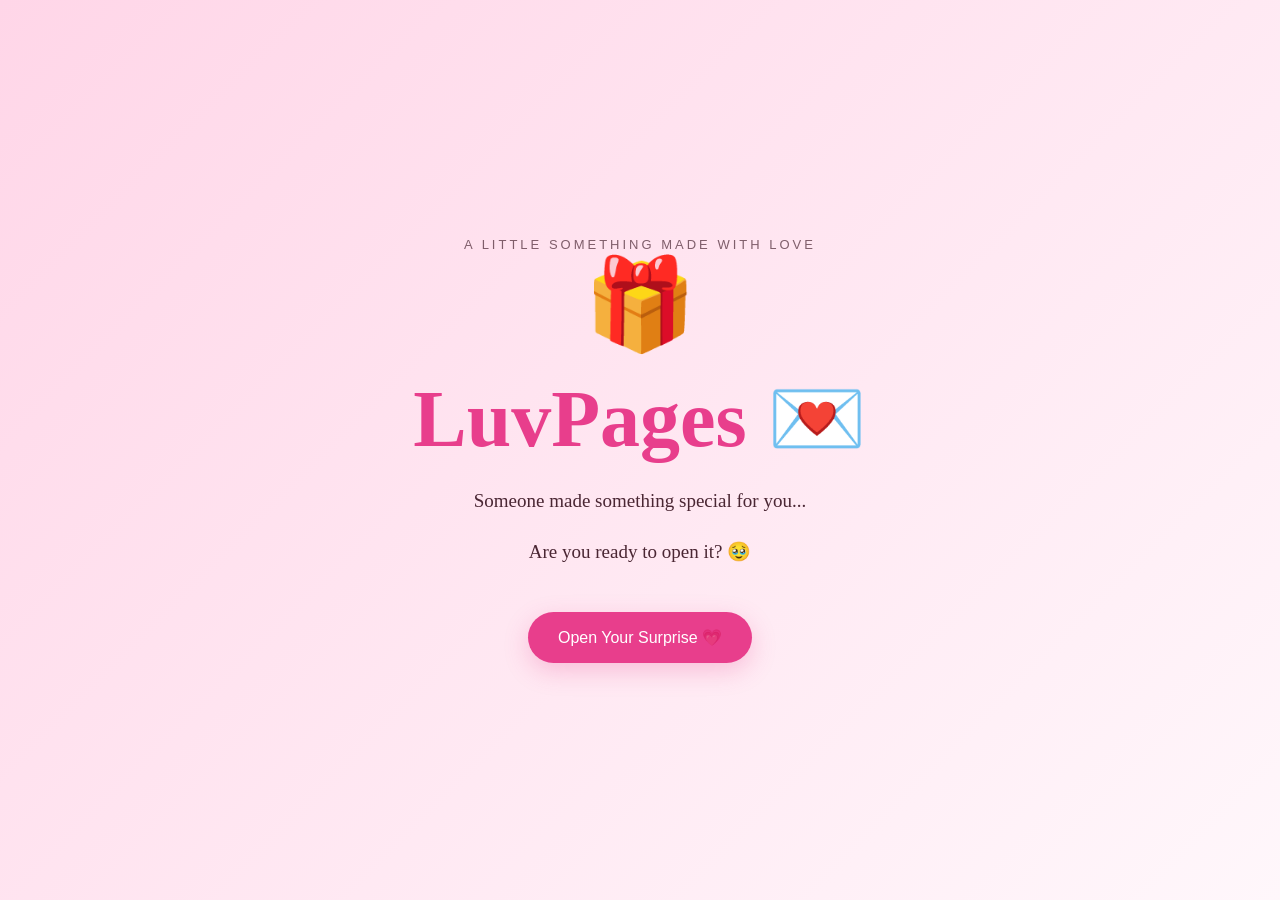
<file: index.html>
<!DOCTYPE html>
<html>
<head>
<link rel="stylesheet" href="style.css">
    <meta name="viewport" content="width=device-width, initial-scale=1.0">
<title>LuvPages 💌</title>

<style>
*{box-sizing:border-box}

body{
margin:0;
font-family:Georgia,serif;
background:linear-gradient(135deg,#ffd6e8,#fff7fb);
color:#4a2633;
text-align:center;
min-height:100vh;
overflow-x:hidden;
}

.hero{
min-height:100vh;
display:flex;
align-items:center;
justify-content:center;
padding:30px;
position:relative;
overflow:hidden;
}

.content{
position:relative;
z-index:2;
max-width:600px;
}

.small{
font-family:Arial,sans-serif;
letter-spacing:3px;
font-size:13px;
text-transform:uppercase;
opacity:.7;
}

h1{
font-size:clamp(45px,12vw,80px);
color:#e83e8c;
margin:15px 0;
}

p{
font-size:19px;
line-height:1.7;
}

.gift{
font-size:90px;
animation:float 3s ease-in-out infinite;
}

.button{
display:inline-block;
margin-top:25px;
padding:16px 30px;
background:#e83e8c;
color:white;
text-decoration:none;
border-radius:50px;
font-family:Arial,sans-serif;
box-shadow:0 8px 25px rgba(232,62,140,.25);
transition:.3s;
}

.button:hover{
transform:translateY(-4px) scale(1.03);
}

.heart{
position:absolute;
font-size:25px;
animation:rise 7s linear infinite;
opacity:.5;
}

.h1{left:10%;bottom:-30px;animation-delay:1s}
.h2{left:30%;bottom:-40px;animation-delay:3s}
.h3{right:20%;bottom:-30px;animation-delay:2s}
.h4{right:8%;bottom:-40px;animation-delay:4s}

@keyframes rise{
from{transform:translateY(0);opacity:0}
20%{opacity:.6}
to{transform:translateY(-110vh);opacity:0}
}

@keyframes float{
50%{transform:translateY(-12px)}
}
</style>
</head>

<body>

<div class="hero">

<div class="heart h1">💗</div>
<div class="heart h2">✨</div>
<div class="heart h3">💖</div>
<div class="heart h4">🌸</div>

<div class="content">

<div class="small">A little something made with love</div>

<div class="gift">🎁</div>

<h1>LuvPages 💌</h1>

<p>
Someone made something special for you...
</p>

<p>
Are you ready to open it? 🥹
</p>

<a href="message.html" class="button">
Open Your Surprise 💗
</a>

</div>
</div>

</body>
    </html>
</file>
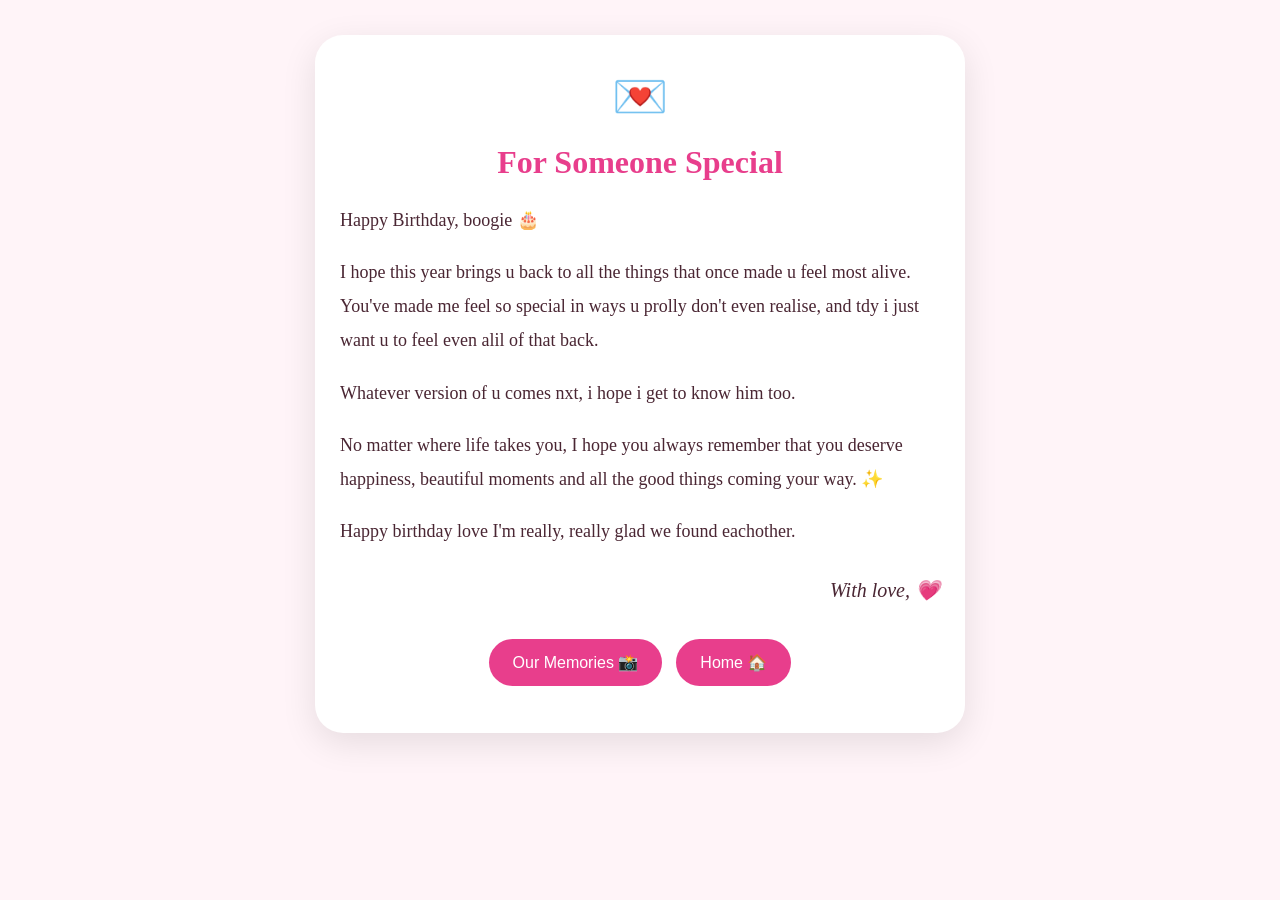
<file: message.html>
<!DOCTYPE html>
<html>
<head>
<link rel="stylesheet" href="style.css">
  <meta name="viewport" content="width=device-width, initial-scale=1.0">
<title>A Letter For You 💌</title>

<style>
body{
margin:0;
font-family:Georgia,serif;
background:#fff4f8;
color:#4a2633;
padding:35px 18px;
}

.card{
max-width:650px;
margin:auto;
background:white;
padding:35px 25px;
border-radius:28px;
box-shadow:0 10px 35px rgba(0,0,0,.1);
}

.top{
text-align:center;
font-size:45px;
}

h1{
text-align:center;
color:#e83e8c;
}

p{
font-size:18px;
line-height:1.9;
}

.signature{
text-align:right;
font-style:italic;
font-size:20px;
margin-top:30px;
}

.button{
display:inline-block;
margin:12px 5px;
padding:14px 24px;
background:#e83e8c;
color:white;
text-decoration:none;
border-radius:30px;
font-family:Arial,sans-serif;
}

.buttons{
text-align:center;
margin-top:25px;
}
</style>
</head>

<body>

<div class="card">

<div class="top">💌</div>

<h1>For Someone Special</h1>

<p>
Happy Birthday, boogie 🎂
</p>

<p>
I hope this year brings u back to all the things that once made u feel most alive. You've made me feel so special in ways u prolly don't even realise, and tdy i just want u to feel even alil of that back.
</p>

<p>
Whatever version of u comes nxt, i hope i get to know him too.
</p>

<p>
No matter where life takes you, I hope you always remember that you deserve happiness, beautiful moments and all the good things coming your way. ✨
</p>

<p>
Happy birthday love I'm really, really glad we found eachother.
</p>

<div class="signature">
With love, 💗
</div>

<div class="buttons">

<a href="memories.html" class="button">
Our Memories 📸
</a>

<a href="index.html" class="button">
Home 🏠
</a>

</div>

</div>

</body>
</html>
</file>
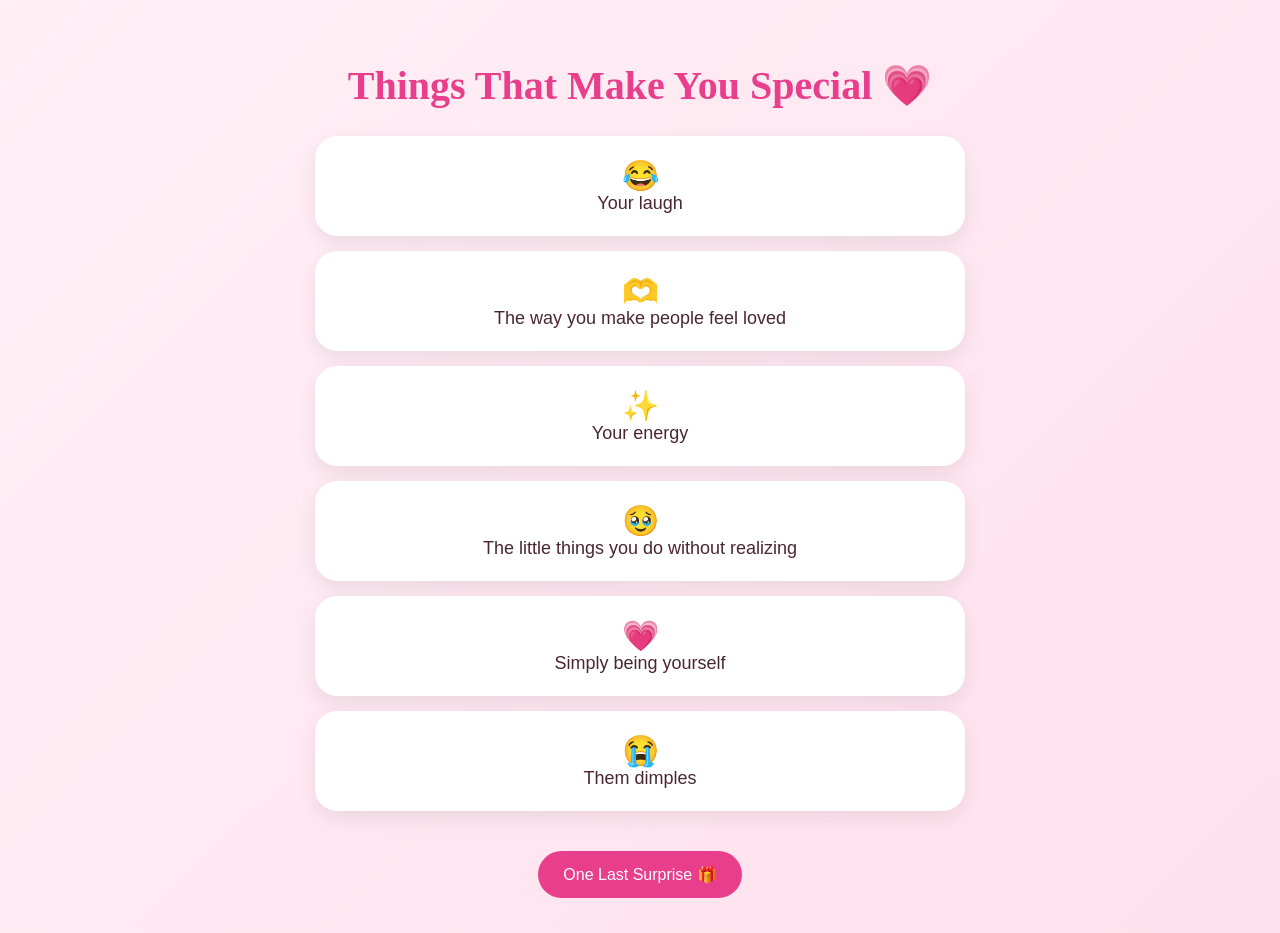
<file: reasons.html>
<!DOCTYPE html>
<html>
<head>
<link rel="stylesheet" href="style.css">
  <meta name="viewport" content="width=device-width, initial-scale=1.0">
<title>Why You're Special 💗</title>

<style>
body{
margin:0;
font-family:Arial,sans-serif;
background:linear-gradient(135deg,#fff0f6,#ffe0ec);
padding:35px 18px;
color:#4a2633;
text-align:center;
}

h1{
font-family:Georgia,serif;
color:#e83e8c;
font-size:40px;
}

.container{
max-width:650px;
margin:auto;
}

.reason{
background:white;
margin:15px 0;
padding:22px;
border-radius:22px;
box-shadow:0 7px 20px rgba(0,0,0,.08);
font-size:18px;
}

.emoji{
font-size:30px;
}

.button{
display:inline-block;
margin-top:25px;
padding:14px 25px;
background:#e83e8c;
color:white;
text-decoration:none;
border-radius:30px;
}
</style>
</head>

<body>

<h1>Things That Make You Special 💗</h1>

<div class="container">

<div class="reason">
<div class="emoji">😂</div>
Your laugh
</div>

<div class="reason">
<div class="emoji">🫶</div>
The way you make people feel loved
</div>

<div class="reason">
<div class="emoji">✨</div>
Your energy
</div>

<div class="reason">
<div class="emoji">🥹</div>
The little things you do without realizing
</div>

<div class="reason">
<div class="emoji">💗</div>
Simply being yourself
</div>

<div class="reason">
<div class="emoji">😭</div>
Them dimples 
</div>

  <a href="surprise.html" class="button">
    One Last Surprise 🎁
</a>

</div>

</body>
</html>
</file>
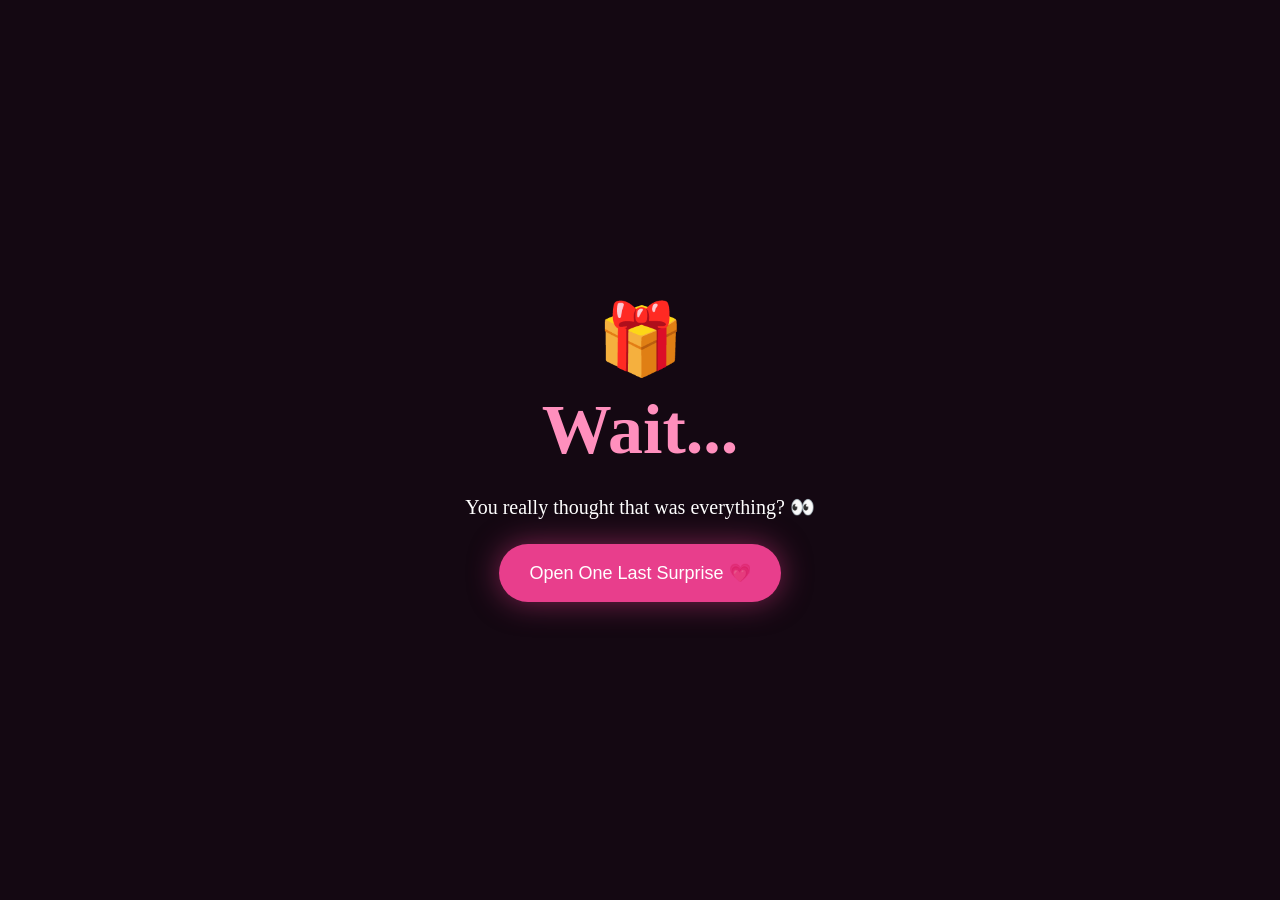
<file: surprise.html>
<!DOCTYPE html>
<html>
<head>
<link rel="stylesheet" href="style.css">
  <meta name="viewport" content="width=device-width, initial-scale=1.0">
<title>One Last Surprise 🎁</title>

<style>
*{box-sizing:border-box}

body{
margin:0;
min-height:100vh;
font-family:Georgia,serif;
background:#140812;
color:white;
display:flex;
align-items:center;
justify-content:center;
text-align:center;
overflow:hidden;
}

.container{
padding:25px;
max-width:650px;
position:relative;
z-index:2;
}

h1{
font-size:clamp(40px,10vw,70px);
color:#ff8fbd;
margin:10px 0;
}

p{
font-size:20px;
line-height:1.7;
}

#surprise{
display:none;
}

.start{
background:#e83e8c;
border:0;
color:white;
padding:18px 30px;
border-radius:50px;
font-size:18px;
cursor:pointer;
box-shadow:0 0 30px rgba(232,62,140,.5);
}

.final{
animation:pop .8s ease;
}

.confetti{
position:fixed;
top:-20px;
font-size:25px;
animation:fall 4s linear forwards;
z-index:5;
}

@keyframes pop{
0%{transform:scale(.2);opacity:0}
70%{transform:scale(1.1)}
100%{transform:scale(1);opacity:1}
}

@keyframes fall{
to{
transform:translateY(110vh) rotate(720deg);
}
}

.button{
display:inline-block;
margin-top:25px;
padding:14px 25px;
background:#ff8fbd;
color:#30101f;
text-decoration:none;
border-radius:30px;
font-family:Arial,sans-serif;
}
  .big-heart{
    font-size:80px;
    animation:heartbeat 1.2s ease-in-out infinite;
    filter:drop-shadow(0 0 25px rgba(255,100,180,.7));
}

.final h1{
    animation:finalTitle 1s ease both;
}

.final p{
    animation:finalText 1.4s ease both;
}

@keyframes heartbeat{
    0%,100%{
        transform:scale(1);
    }
    50%{
        transform:scale(1.18);
    }
}

@keyframes finalTitle{
    from{
        opacity:0;
        transform:scale(.6);
    }
    to{
        opacity:1;
        transform:scale(1);
    }
}

@keyframes finalText{
    from{
        opacity:0;
        transform:translateY(20px);
    }
    to{
        opacity:1;
        transform:translateY(0);
    }
  }
</style>
</head>

<body>

<div class="container">

<div id="opening">

<div style="font-size:70px;">🎁</div>

<h1>Wait...</h1>

<p>
You really thought that was everything? 👀
</p>

<button class="start" onclick="openSurprise()">
Open One Last Surprise 💗
</button>

</div>

<div id="surprise" class="final">
<div class="big-heart">💗</div>
<div style="font-size:75px;">🎉</div>

<h1>HAPPY BIRTHDAY , BOOGIE 🎂</h1>

<p>
You made it all the way here. 🥹
</p>

<p>
I hope you know just how special, loved and appreciated you are.
</p>

<p>
Here's to another year of beautiful memories,
big dreams, uncontrollable laughter,
and moments you'll remember forever. 💗✨
</p>

<p style="font-size:35px;">
🎂 💗 🎉 ✨ 🥳
</p>

<a href="index.html" class="button">
Start Again 💌
</a>

</div>

</div>

<script>
function openSurprise(){

document.getElementById("opening").style.display="none";
document.getElementById("surprise").style.display="block";

for(let i=0;i<60;i++){

let piece=document.createElement("div");

piece.className="confetti";

let emojis=["💗","✨","🎉","💕","🌸","🎀","🥳"];

piece.innerHTML=emojis[Math.floor(Math.random()*emojis.length)];

piece.style.left=Math.random()*100+"vw";
piece.style.animationDelay=Math.random()*2+"s";

document.body.appendChild(piece);
}

}
</script>

</body>
  </html>
</file>
<file: style.css>
* {
    box-sizing: border-box;
}

html {
    scroll-behavior: smooth;
}

body {
    animation: pageEnter 0.8s ease both;
}

a,
button {
    -webkit-tap-highlight-color: transparent;
}

.button {
    transition:
        transform 0.3s ease,
        box-shadow 0.3s ease,
        background 0.3s ease;
}

.button:hover {
    transform: translateY(-4px) scale(1.03);
}

.button:active {
    transform: scale(0.95);
}

.card,
.photo,
.reason {
    animation: cardEnter 0.8s ease both;
}

.photo:hover {
    transform: translateY(-5px);
}

.photo {
    transition: transform 0.35s ease, box-shadow 0.35s ease;
}

@keyframes pageEnter {
    from {
        opacity: 0;
        transform: translateY(12px);
    }

    to {
        opacity: 1;
        transform: translateY(0);
    }
}

@keyframes cardEnter {
    from {
        opacity: 0;
        transform: translateY(20px);
    }

    to {
        opacity: 1;
        transform: translateY(0);
    }
}

@media (prefers-reduced-motion: reduce) {
    *,
    *::before,
    *::after {
        animation-duration: 0.01ms !important;
        animation-iteration-count: 1 !important;
        transition-duration: 0.01ms !important;
        scroll-behavior: auto !important;
    }
}
</file>
